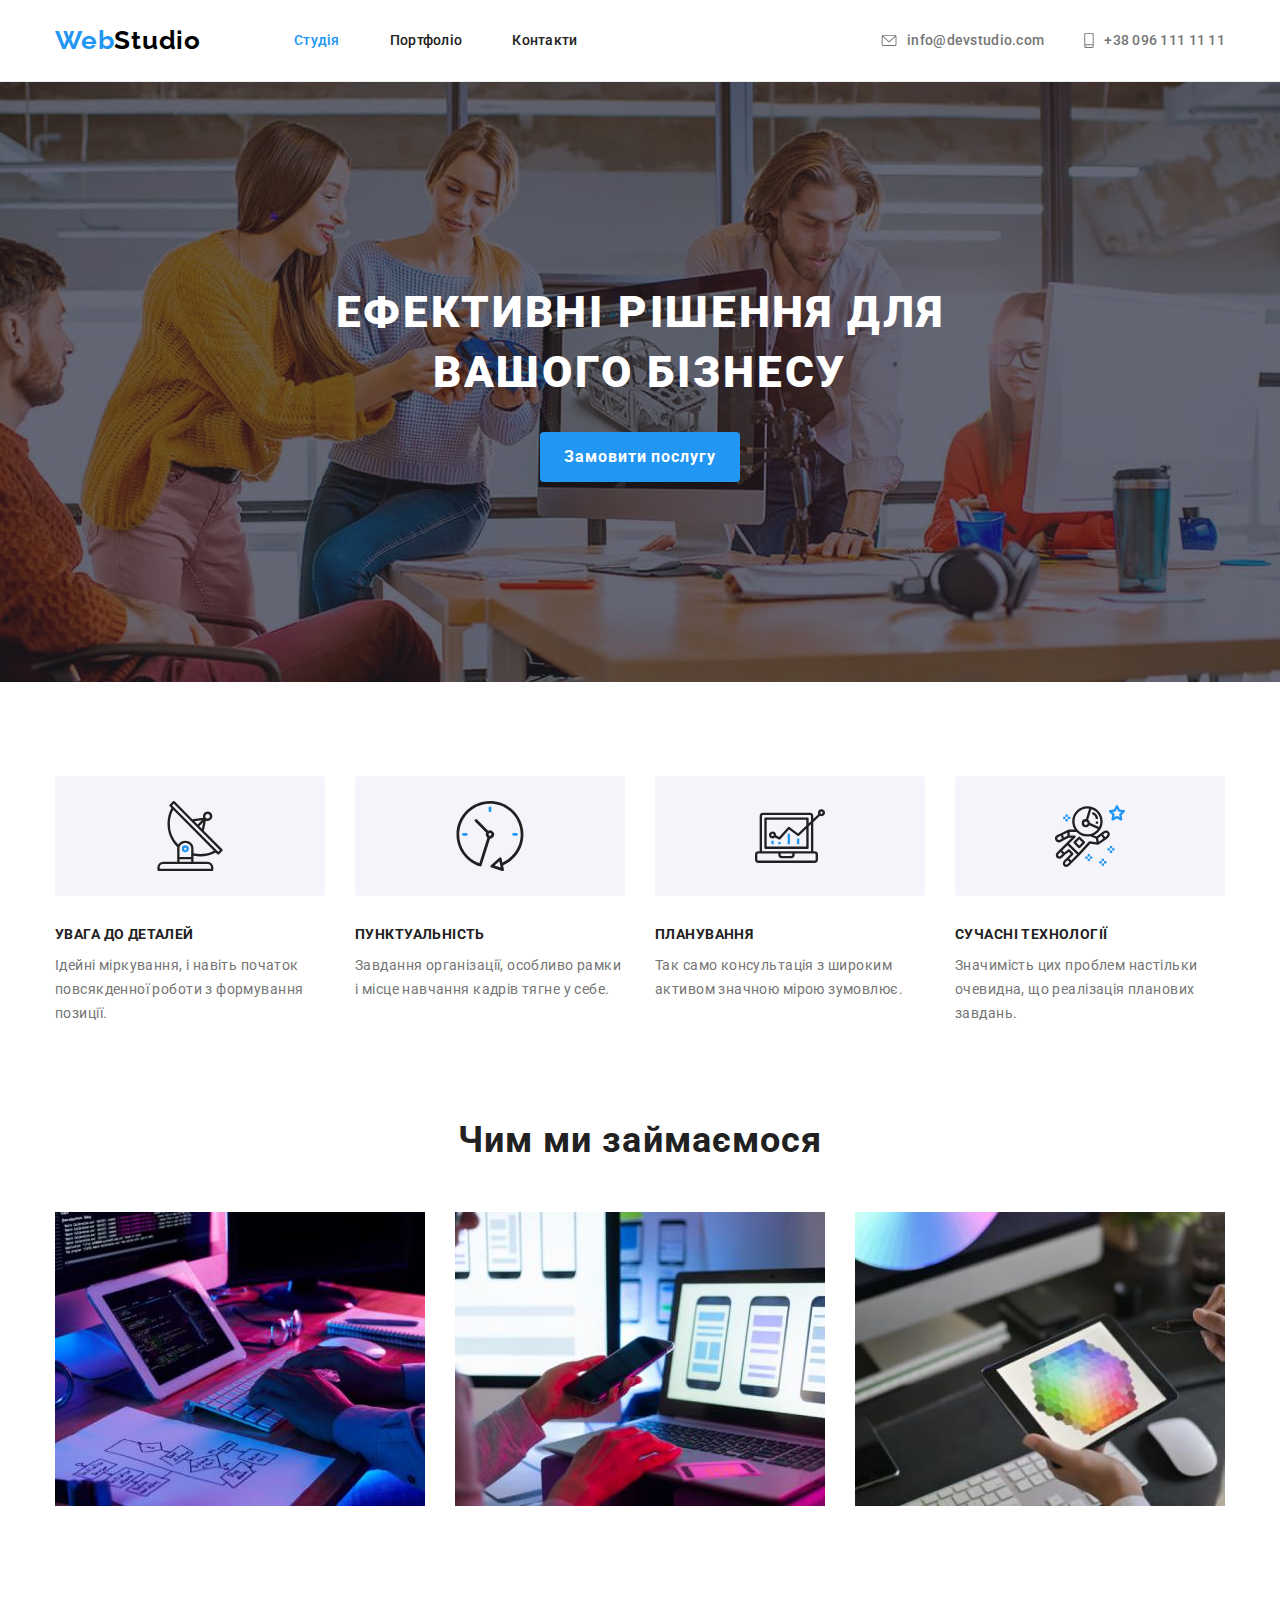
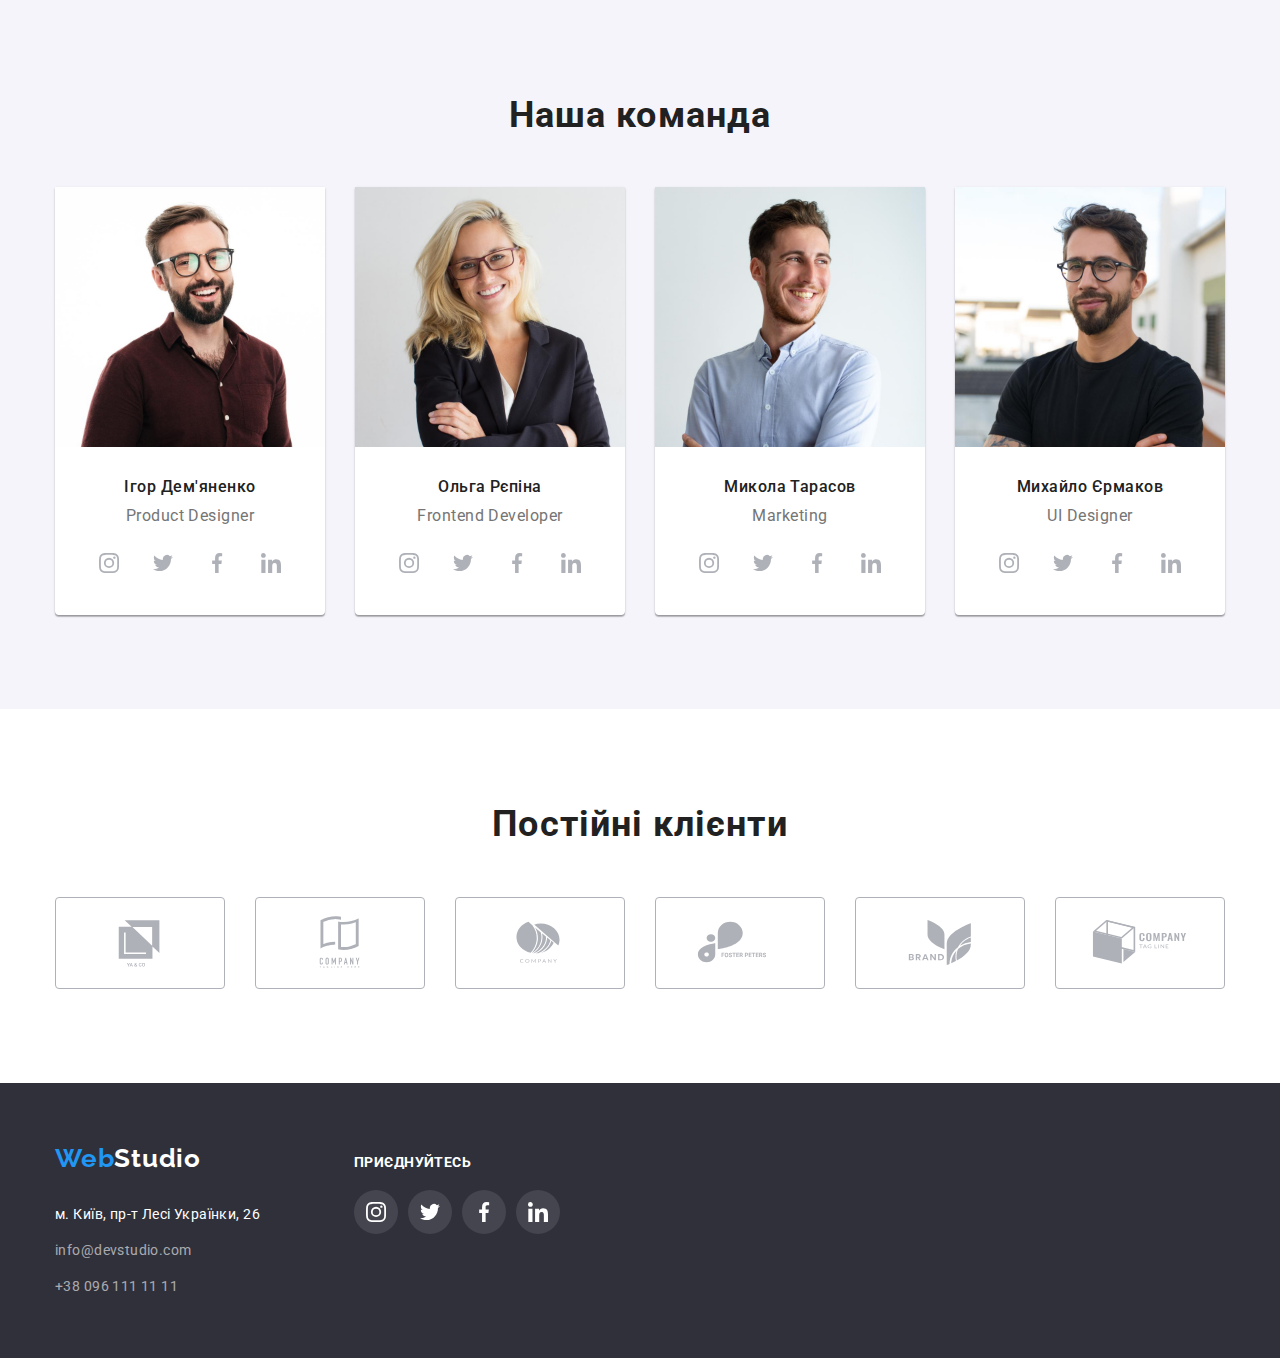
<file: index.html>
<!DOCTYPE html>
<html lang="uk">
  <head>
    <meta charset="UTF-8" />
    <meta http-equiv="X-UA-Compatible" content="IE=edge" />
    <meta name="viewport" content="width=device-width, initial-scale=1.0" />
    <title>Document</title>
    <link
      rel="stylesheet"
      href="https://cdnjs.cloudflare.com/ajax/libs/modern-normalize/2.0.0/modern-normalize.min.css"
    />
    <link rel="preconnect" href="https://fonts.googleapis.com" />
    <link rel="preconnect" href="https://fonts.gstatic.com" crossorigin />
    <link
      href="https://fonts.googleapis.com/css2?family=Raleway:wght@700&family=Roboto:wght@400;500;700;900&display=swap"
      rel="stylesheet"
    />
    <link rel="stylesheet" href="./css/styles.css" />
  </head>
  <body>
    <header>
      <div class="head-container container">
        <nav class="head-con">
          <a lang="en" href="#" class="header-logo"> <span>Web</span>Studio </a>
          <ul class="header-navigation">
            <li class="item">
              <a class="link current" href="./index.html"> Студія </a>
            </li>
            <li class="item">
              <a class="link" href="./portfolio.html"> Портфоліо </a>
            </li>
            <li class="item"><a class="link" href="#"> Контакти </a></li>
          </ul>
        </nav>
        <ul class="header-contacts">
          <li class="item">
            <a class="link" href="mailto:info@devstudio.com">
              <svg width="16" height="12" class="link-icon">
                <use href="./images/icons.svg#icon-envelope"></use>
              </svg>
              info@devstudio.com
            </a>
          </li>
          <li class="item">
            <a class="link" href="tel:380961111111">
              <svg width="10" height="16" class="link-icon">
                <use href="./images/icons.svg#icon-smartphone"></use>
              </svg>
              +38 096 111 11 11
            </a>
          </li>
        </ul>
      </div>
    </header>
    <main>
      <section class="hero">
        <div class="container">
          <h1>Ефективні рішення для вашого бізнесу</h1>
          <button type="button" class="hero-order">Замовити послугу</button>
        </div>
      </section>
      <section class="advantages section">
        <!--Елемент потрібний для створення h3-->
        <div class="container">
          <h2 class="visually-hidden">Dummy</h2>
          <ul class="advantages-items">
            <li class="item">
              <div class="icon-box">
                <svg width="70" height="70" class="item-icon">
                  <use href="./images/icons.svg#icon-antenna-1"></use>
                </svg>
              </div>
              <h3 class="advantages-head">УВАГА ДО ДЕТАЛЕЙ</h3>
              <p class="advantages-text">
                Ідейні міркування, і навіть початок повсякденної роботи з
                формування позиції.
              </p>
            </li>
            <li class="item">
              <div class="icon-box">
                <svg width="70" height="70" class="item-icon">
                  <use href="./images/icons.svg#icon-clock-1"></use>
                </svg>
              </div>
              <h3 class="advantages-head">ПУНКТУАЛЬНІСТЬ</h3>
              <p class="advantages-text">
                Завдання організації, особливо рамки і місце навчання кадрів
                тягне у себе.
              </p>
            </li>
            <li class="item">
              <div class="icon-box">
                <svg width="70" height="70" class="item-icon">
                  <use href="./images/icons.svg#icon-diagram-1"></use>
                </svg>
              </div>
              <h3 class="advantages-head">ПЛАНУВАННЯ</h3>
              <p class="advantages-text">
                Так само консультація з широким активом значною мірою зумовлює.
              </p>
            </li>
            <li class="item">
              <div class="icon-box">
                <svg width="70" height="70" class="item-icon">
                  <use href="./images/icons.svg#icon-astronaut-1"></use>
                </svg>
              </div>
              <h3 class="advantages-head">СУЧАСНІ ТЕХНОЛОГІЇ</h3>
              <p class="advantages-text">
                Значимість цих проблем настільки очевидна, що реалізація
                планових завдань.
              </p>
            </li>
          </ul>
        </div>
      </section>
      <section class="about section">
        <div class="container">
          <h2 class="about-head">Чим ми займаємося</h2>
          <ul class="about-items">
            <li class="item">
              <img
                src="./images/img11r.jpg"
                alt="Навчання логіці html"
                width="370"
                height="294"
                class="about-image"
              />
            </li>
            <li class="item">
              <img
                src="./images/img12r.jpg"
                alt="Серфінг по інтернету за допомогою телефону"
                width="370"
                height="294"
                class="about-image"
              />
            </li>
            <li class="item">
              <img
                src="./images/img13r.jpg"
                alt="Палітра на графічному планшеті"
                width="370"
                height="294"
                class="about-image"
              />
            </li>
          </ul>
        </div>
      </section>
      <section class="team section">
        <div class="container">
          <h2 class="team-head">Наша команда</h2>
          <ul class="team-items">
            <li class="item">
              <img
                src="./images/img2r.jpg"
                alt="Фото Ігора Дем`яненко"
                width="270"
                height="260"
                class="team-photo"
              />
              <div class="team-box">
                <h3 class="team-name">Ігор Дем'яненко</h3>
                <p lang="en" class="team-profession">Product Designer</p>
                <ul class="list-link-item">
                  <li class="link-items">
                    <a href="#">
                      <svg width="20" height="20">
                        <use href="./images/icons.svg#icon-instagram-2"></use>
                      </svg>
                    </a>
                  </li>
                  <li class="link-items">
                    <a href="#">
                      <svg width="20" height="20">
                        <use href="./images/icons.svg#icon-twitter-1"></use>
                      </svg>
                    </a>
                  </li>
                  <li class="link-items">
                    <a href="#">
                      <svg width="20" height="20">
                        <use href="./images/icons.svg#icon-facebook-1"></use>
                      </svg>
                    </a>
                  </li>
                  <li class="link-items">
                    <a href="#">
                      <svg width="20" height="20">
                        <use href="./images/icons.svg#icon-linkedin-1"></use>
                      </svg>
                    </a>
                  </li>
                </ul>
              </div>
            </li>
            <li class="item">
              <img
                src="./images/img3r.jpg"
                alt="Фото Ольги Рєпіної"
                width="270"
                height="260"
                class="team-photo"
              />
              <div class="team-box">
                <h3 class="team-name">Ольга Рєпіна</h3>
                <p lang="en" class="team-profession">Frontend Developer</p>
                <ul class="list-link-item">
                  <li class="link-items">
                    <a href="#">
                      <svg width="20" height="20">
                        <use href="./images/icons.svg#icon-instagram-2"></use>
                      </svg>
                    </a>
                  </li>
                  <li class="link-items">
                    <a href="#">
                      <svg width="20" height="20">
                        <use href="./images/icons.svg#icon-twitter-1"></use>
                      </svg>
                    </a>
                  </li>
                  <li class="link-items">
                    <a href="#">
                      <svg width="20" height="20">
                        <use href="./images/icons.svg#icon-facebook-1"></use>
                      </svg>
                    </a>
                  </li>
                  <li class="link-items">
                    <a href="#">
                      <svg width="20" height="20">
                        <use href="./images/icons.svg#icon-linkedin-1"></use>
                      </svg>
                    </a>
                  </li>
                </ul>
              </div>
            </li>
            <li class="item">
              <img
                src="./images/img4r.jpg"
                alt="Фото Миколи Тарасова"
                width="270"
                height="260"
                class="team-photo"
              />
              <div class="team-box">
                <h3 class="team-name">Микола Тарасов</h3>
                <p lang="en" class="team-profession">Marketing</p>
                <ul class="list-link-item">
                  <li class="link-items">
                    <a href="#">
                      <svg width="20" height="20">
                        <use href="./images/icons.svg#icon-instagram-2"></use>
                      </svg>
                    </a>
                  </li>
                  <li class="link-items">
                    <a href="#">
                      <svg width="20" height="20">
                        <use href="./images/icons.svg#icon-twitter-1"></use>
                      </svg>
                    </a>
                  </li>
                  <li class="link-items">
                    <a href="#">
                      <svg width="20" height="20">
                        <use href="./images/icons.svg#icon-facebook-1"></use>
                      </svg>
                    </a>
                  </li>
                  <li class="link-items">
                    <a href="#">
                      <svg width="20" height="20">
                        <use href="./images/icons.svg#icon-linkedin-1"></use>
                      </svg>
                    </a>
                  </li>
                </ul>
              </div>
            </li>
            <li class="item">
              <img
                src="./images/img5r.jpg"
                alt="Фото Михайла Єрмакова"
                width="270"
                height="260"
                class="team-photo"
              />
              <div class="team-box">
                <h3 class="team-name">Михайло Єрмаков</h3>
                <p lang="en" class="team-profession">UI Designer</p>
                <ul class="list-link-item">
                  <li class="link-items">
                    <a href="#">
                      <svg width="20" height="20">
                        <use href="./images/icons.svg#icon-instagram-2"></use>
                      </svg>
                    </a>
                  </li>
                  <li class="link-items">
                    <a href="#">
                      <svg width="20" height="20">
                        <use href="./images/icons.svg#icon-twitter-1"></use>
                      </svg>
                    </a>
                  </li>
                  <li class="link-items">
                    <a href="#">
                      <svg width="20" height="20">
                        <use href="./images/icons.svg#icon-facebook-1"></use>
                      </svg>
                    </a>
                  </li>
                  <li class="link-items">
                    <a href="#">
                      <svg width="20" height="20">
                        <use href="./images/icons.svg#icon-linkedin-1"></use>
                      </svg>
                    </a>
                  </li>
                </ul>
              </div>
            </li>
          </ul>
        </div>
      </section>
      <section class="clients section">
        <div class="container">
          <h2 class="clients-head">Постійні клієнти</h2>
          <ul class="cilents-item">
            <li class="item">
              <a href="#">
                <svg width="106" height="60">
                  <use href="./images/icons.svg#icon-yaco"></use>
                </svg>
              </a>
            </li>
            <li class="item">
              <a href="#">
                <svg width="106" height="60">
                  <use href="./images/icons.svg#icon-taglinehere"></use>
                </svg>
              </a>
            </li>
            <li class="item">
              <a href="#">
                <svg width="106" height="60">
                  <use href="./images/icons.svg#icon-company"></use>
                </svg>
              </a>
            </li>
            <li class="item">
              <a href="#">
                <svg width="106" height="60">
                  <use href="./images/icons.svg#icon-foster"></use>
                </svg>
              </a>
            </li>
            <li class="item">
              <a href="#">
                <svg width="106" height="60">
                  <use href="./images/icons.svg#icon-brand"></use>
                </svg>
              </a>
            </li>
            <li class="item">
              <a href="#">
                <svg width="106" height="60">
                  <use href="./images/icons.svg#icon-tagline"></use>
                </svg>
              </a>
            </li>
          </ul>
        </div>
      </section>
    </main>
    <footer>
      <div class="foot container"> 
        <div class="f-con">
          <a lang="en" href="#" class="footer-logo"> <span>Web</span>Studio </a>
          <address class="footer-address">
            <ul class="footer-items">
              <li class="item">
                <a
                  href="https://goo.gl/maps/CPtrU1FHBa2aNyZL9"
                  target="_blank"
                  rel="noopener noreferrer"
                  class="footer-location"
                  >м. Київ, пр-т Лесі Українки, 26</a
                >
              </li>
              <li class="item">
                <a class="footer-contacts" href="mailto:info@devstudio.com">
                  info@devstudio.com
                </a>
              </li>
              <li class="item">
                <a class="footer-contacts" href="tel:+380961111111">
                  +38 096 111 11 11
                </a>
              </li>
            </ul>
          </address>
        </div>
        <div class="f-add">
          <p class="f-add-h">приєднуйтесь</p>
          <ul class="footer-add-item">
            <li class="add-item">
              <a href="#">
                <svg width="20" height="20">
                  <use href="./images/icons.svg#icon-instagram-2"></use>
                </svg>
              </a>
            </li>
            <li class="add-item">
              <a href="#">
                <svg width="20" height="20">
                  <use href="./images/icons.svg#icon-twitter-1"></use>
                </svg>
              </a>
            </li>
            <li class="add-item">
              <a href="#">
                <svg width="20" height="20">
                  <use href="./images/icons.svg#icon-facebook-1"></use>
                </svg>
              </a>
            </li>
            <li class="add-item">
              <a href="#">
                <svg width="20" height="20">
                  <use href="./images/icons.svg#icon-linkedin-1"></use>
                </svg>
              </a>
            </li>
          </ul>
        </div>
      </div>
    </footer>
  </body>
</html>
</file>
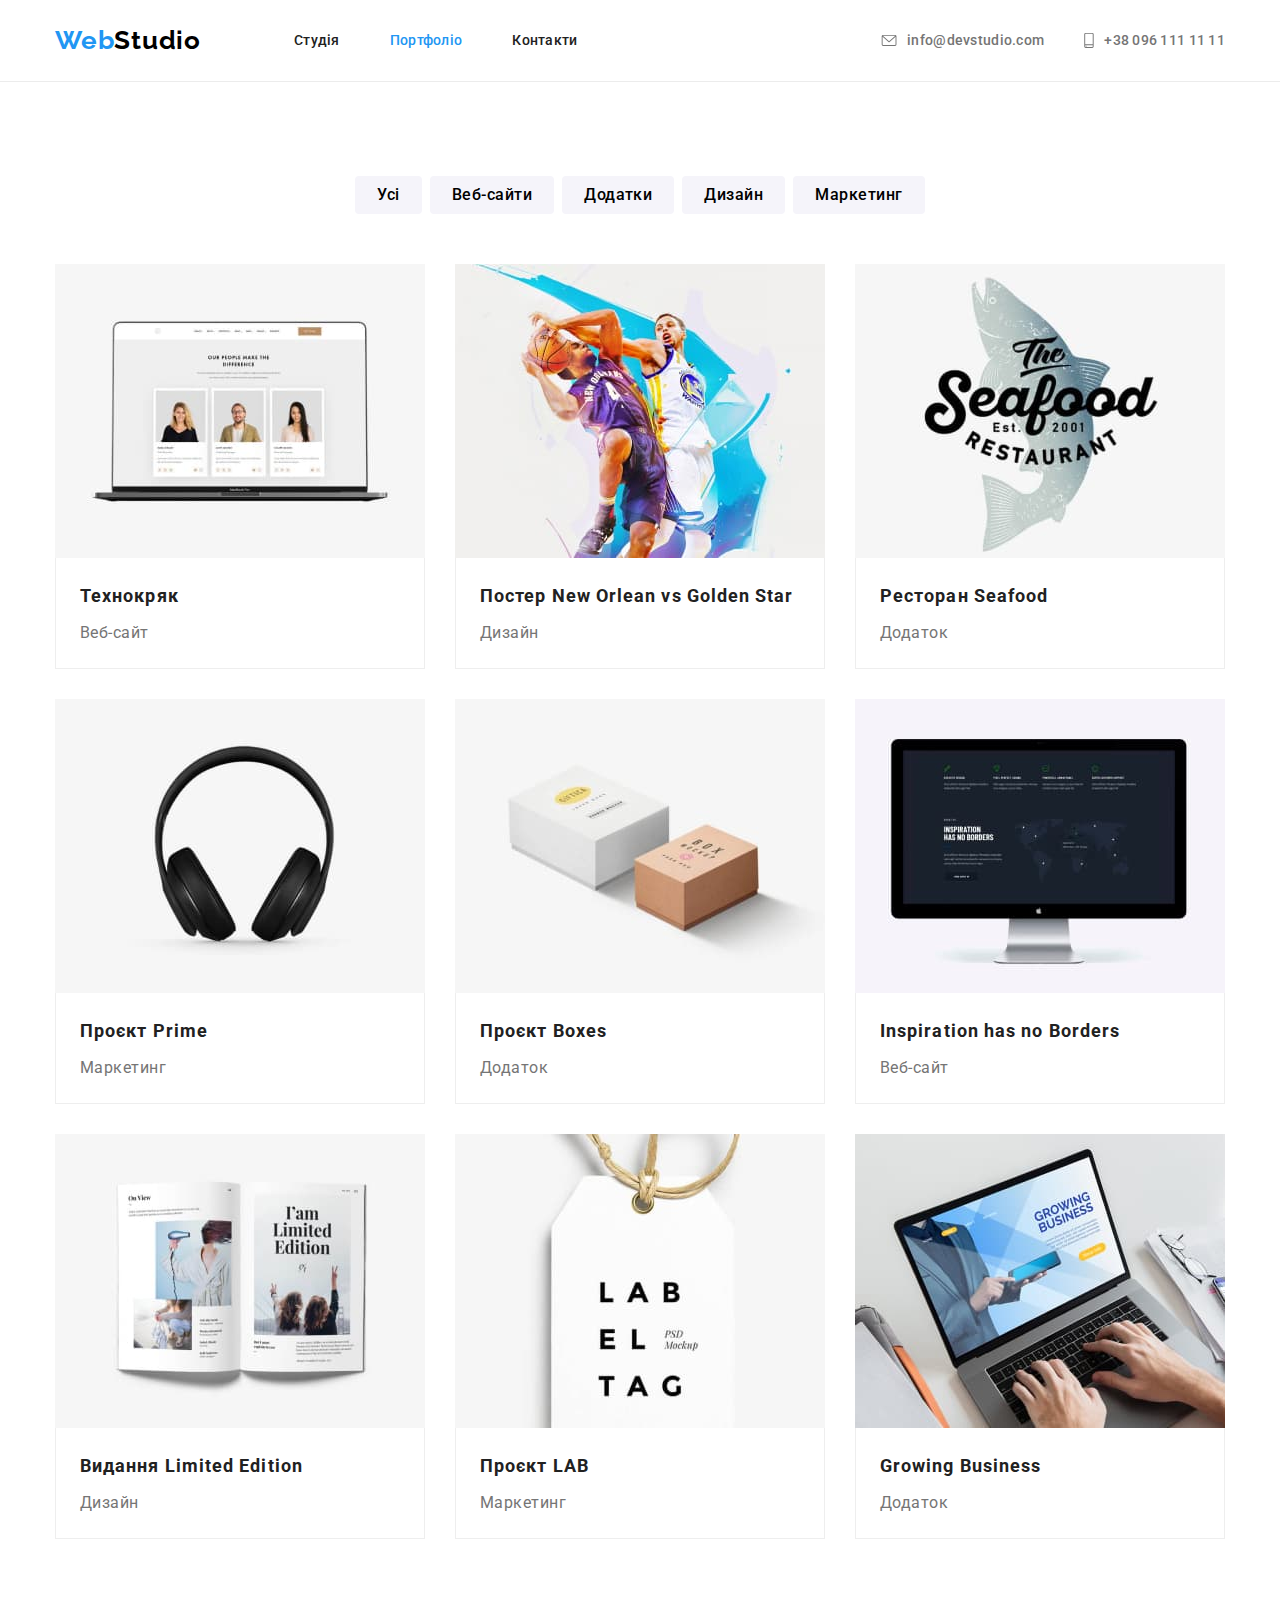
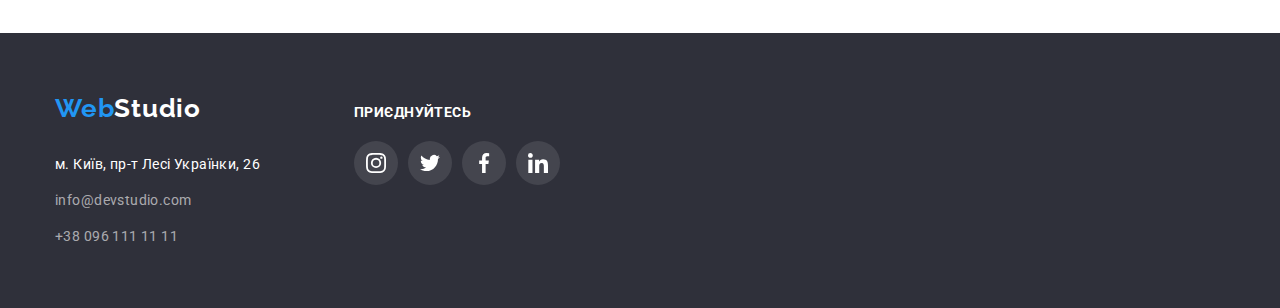
<file: portfolio.html>
<!DOCTYPE html>
<html lang="uk">
  <head>
    <meta charset="UTF-8" />
    <meta http-equiv="X-UA-Compatible" content="IE=edge" />
    <meta name="viewport" content="width=device-width, initial-scale=1.0" />
    <title>Document</title>
    <link
      rel="stylesheet"
      href="https://cdnjs.cloudflare.com/ajax/libs/modern-normalize/2.0.0/modern-normalize.min.css"
    />
    <link rel="preconnect" href="https://fonts.googleapis.com" />
    <link rel="preconnect" href="https://fonts.gstatic.com" crossorigin />
    <link
      href="https://fonts.googleapis.com/css2?family=Raleway:wght@700&family=Roboto:wght@400;500;700;900&display=swap"
      rel="stylesheet"
    />
    <link rel="stylesheet" href="./css/styles.css" />
  </head>
  <body>
    <header>
      <div class="head-container container">
        <nav class="head-con">
          <a lang="en" href="#" class="header-logo"> <span>Web</span>Studio </a>
          <ul class="header-navigation">
            <li class="item">
              <a class="link" href="./index.html"> Студія </a>
            </li>
            <li class="item">
              <a class="link current" href="./portfolio.html"> Портфоліо </a>
            </li>
            <li class="item"><a class="link" href="#"> Контакти </a></li>
          </ul>
        </nav>
        <ul class="header-contacts">
          <li class="item">
            <a class="link" href="mailto:info@devstudio.com">
              <svg width="16" height="12" class="link-icon">
                <use href="./images/icons.svg#icon-envelope"></use>
              </svg>
              info@devstudio.com
            </a>
          </li>
          <li class="item">
            <a class="link" href="tel:380961111111">
              <svg width="10" height="16" class="link-icon">
                <use href="./images/icons.svg#icon-smartphone"></use>
              </svg>
              +38 096 111 11 11
            </a>
          </li>
        </ul>
      </div>
    </header>
    <main>
      <section class="portfolio section">
        <div class="container">
          <h1 class="visually-hidden">portfolio</h1>
          <ul class="portfolio-navigation">
            <li class="item">
              <button type="button" class="portfolio-button">Усі</button>
            </li>
            <li class="item">
              <button type="button" class="portfolio-button">Веб-сайти</button>
            </li>
            <li class="item">
              <button type="button" class="portfolio-button">Додатки</button>
            </li>
            <li class="item">
              <button type="button" class="portfolio-button">Дизайн</button>
            </li>
            <li class="item">
              <button type="button" class="portfolio-button">Маркетинг</button>
            </li>
          </ul>

          <ul class="portfolio-posters">
            <li class="item">
              <a href="#">
                <img
                  class="portfolio-images"
                  src="./images/p1r.jpg"
                  alt="Демонстрація веб-сайту"
                  width="370"
                  height="294"
                />
                <div class="port-border">
                  <h2 class="portfolio-head">Технокряк</h2>
                  <p class="portfolio-text">Веб-сайт</p>
                </div>
              </a>
            </li>
            <li class="item">
              <a href="#">
                <img
                  class="portfolio-images"
                  src="./images/p2r.jpg"
                  alt="Постер з двума баскетболістами"
                  width="370"
                  height="294"
                />
                <div class="port-border">
                  <h2 class="portfolio-head">
                    Постер New Orlean vs Golden Star
                  </h2>
                  <p class="portfolio-text">Дизайн</p>
                </div>
              </a>
            </li>
            <li class="item">
              <a href="#">
                <img
                  class="portfolio-images"
                  src="./images/p3r.jpg"
                  alt="Назва ресторану на фоні напівпрозорої риби"
                  width="370"
                  height="294"
                />
                <div class="port-border">
                  <h2 class="portfolio-head">Ресторан Seafood</h2>
                  <p class="portfolio-text">Додаток</p>
                </div>
              </a>
            </li>
            <li class="item">
              <a href="#">
                <img
                  class="portfolio-images"
                  src="./images/p4r.jpg"
                  alt="Навушники на білому фоні"
                  width="370"
                  height="294"
                />
                <div class="port-border">
                  <h2 class="portfolio-head">Проєкт Prime</h2>
                  <p class="portfolio-text">Маркетинг</p>
                </div>
              </a>
            </li>
            <li class="item">
              <a href="#">
                <img
                  class="portfolio-images"
                  src="./images/p5r.jpg"
                  alt="Дві, гарно оформленні, коробочки"
                  width="370"
                  height="294"
                />
                <div class="port-border">
                  <h2 class="portfolio-head">Проєкт Boxes</h2>
                  <p class="portfolio-text">Додаток</p>
                </div>
              </a>
            </li>
            <li class="item">
              <a href="#">
                <img
                  class="portfolio-images"
                  src="./images/p6r.jpg"
                  alt="Екран із зображенням веб-сайту"
                  width="370"
                  height="294"
                />
                <div class="port-border">
                  <h2 class="portfolio-head" lang="en">
                    Inspiration has no Borders
                  </h2>
                  <p class="portfolio-text">Веб-сайт</p>
                </div>
              </a>
            </li>
            <li class="item">
              <a href="#">
                <img
                  class="portfolio-images"
                  src="./images/p7r.jpg"
                  alt="Журнал у гарному дизайні"
                  width="370"
                  height="294"
                />
                <div class="port-border">
                  <h2 class="portfolio-head">Видання Limited Edition</h2>
                  <p class="portfolio-text">Дизайн</p>
                </div>
              </a>
            </li>
            <li class="item">
              <a href="#">
                <img
                  class="portfolio-images"
                  src="./images/p8r.jpg"
                  alt="бірка"
                  width="370"
                  height="294"
                />
                <div class="port-border">
                  <h2 class="portfolio-head">Проєкт LAB</h2>
                  <p class="portfolio-text">Маркетинг</p>
                </div>
              </a>
            </li>
            <li class="item">
              <a href="#">
                <img
                  class="portfolio-images"
                  src="./images/p9r.jpg"
                  alt="Ноутбук із зображенням застосунку чи сайту"
                  width="370"
                  height="294"
                />
                <div class="port-border">
                  <h2 class="portfolio-head" lang="en">Growing Business</h2>
                  <p class="portfolio-text">Додаток</p>
                </div>
              </a>
            </li>
          </ul>
        </div>
      </section>
    </main>
    <footer>
      <div class="foot container">
        <h2 class="visually-hidden">Dummy</h2>
        <div class="f-con">
          <a lang="en" href="#" class="footer-logo"> <span>Web</span>Studio </a>
          <address class="footer-address">
            <ul class="footer-items">
              <li class="item">
                <a
                  href="https://goo.gl/maps/CPtrU1FHBa2aNyZL9"
                  target="_blank"
                  rel="noopener noreferrer"
                  class="footer-location"
                  >м. Київ, пр-т Лесі Українки, 26</a
                >
              </li>
              <li class="item">
                <a class="footer-contacts" href="mailto:info@devstudio.com">
                  info@devstudio.com
                </a>
              </li>
              <li class="item">
                <a class="footer-contacts" href="tel:+380961111111">
                  +38 096 111 11 11
                </a>
              </li>
            </ul>
          </address>
        </div>
        <div class="f-add">
          <h3 class="f-add-h">приєднуйтесь</h3>
          <ul class="footer-add-item">
            <li class="add-item">
              <a href="#">
                <svg width="20" height="20">
                  <use href="./images/icons.svg#icon-instagram-2"></use>
                </svg>
              </a>
            </li>
            <li class="add-item">
              <a href="#">
                <svg width="20" height="20">
                  <use href="./images/icons.svg#icon-twitter-1"></use>
                </svg>
              </a>
            </li>
            <li class="add-item">
              <a href="#">
                <svg width="20" height="20">
                  <use href="./images/icons.svg#icon-facebook-1"></use>
                </svg>
              </a>
            </li>
            <li class="add-item">
              <a href="#">
                <svg width="20" height="20">
                  <use href="./images/icons.svg#icon-linkedin-1"></use>
                </svg>
              </a>
            </li>
          </ul>
        </div>
      </div>
    </footer>
  </body>
</html>
</file>
<file: css/styles.css>
/*загальні зміни*/
a {
  text-decoration: none;
}
li {
  list-style-type: none;
}
:root {
  --selection-color: #2196f3;
  --head-color: #212121;
  --text-color: #757575;
  --svg-color: #afb1b8;
  --bc: #f5f4fa;
}
body {
  font-family: Roboto, sans-serif;
  color: var(--head-color);
  margin: 0;
}
h1,
h2,
h3,
h4,
p,
ul {
  margin: 0;
  padding: 0;
}
img {
  display: block;
}
.container {
  width: 1200px;
  padding: 0 15px;
  margin-left: auto;
  margin-right: auto;
}
.section {
  padding-bottom: 94px;
}
.visually-hidden {
  position: absolute;
  width: 1px;
  height: 1px;
  margin: -1px;
  border: 0;
  padding: 0;

  white-space: nowrap;
  clip-path: inset(100%);
  clip: rect(0 0 0 0);
  overflow: hidden;
}
/*header*/
header {
  border-bottom: 1px solid #ececec;
}
.head-container {
  display: flex;
  align-items: center;
}
.head-con {
  display: flex;
  align-items: center;
}
.header-logo {
  color: #000;
  font-family: Raleway;
  font-size: 26px;
  font-style: normal;
  font-weight: 700;
  line-height: 1.2;
  letter-spacing: 0.78px;
}
.header-logo span {
  color: var(--selection-color);
}

/*header-navigation*/

.header-navigation {
  display: flex;
  margin-left: 93px;
}
.header-navigation .item:not(:last-child) {
  margin-right: 50px;
}
.header-navigation a {
  display: block;
  padding: 32px 0;

  color: var(--head-color);
  font-family: Roboto;
  font-size: 14px;
  font-style: normal;
  font-weight: 500;
  line-height: 1.2;
  letter-spacing: 0.28px;
}
.header-navigation .link:focus,
.header-navigation .link:hover {
  color: var(--selection-color);
}
.header-navigation .link.current {
  color: var(--selection-color);
}

/*header-contacts*/

.header-contacts {
  display: flex;
  margin-left: auto;
}
.header-contacts .link {
  display: flex;
  align-items: center;
}
.header-contacts .link-icon {
  margin-right: 10px;
  fill: var(--text-color);
}
.header-contacts .item:not(:last-child) {
  margin-right: 40px;
}
.header-contacts a {
  color: var(--text-color);
  font-family: Roboto;
  font-size: 14px;
  font-style: normal;
  font-weight: 500;
  line-height: 1.2;
  letter-spacing: 0.28px;
}
.header-contacts .link:focus,
.header-contacts .link:hover {
  color: var(--selection-color);
}
.header-contacts .link:focus svg,
.header-contacts .link:hover svg {
  fill: var(--selection-color);
}

/*index.html*/
/*hero*/

.hero {
  margin-right: auto;
  margin-left: auto;
  text-align: center;
  background-color: #c4c4c4;
  padding: 200px 0;
  max-width: 1600px;
  
  background-image: linear-gradient(
      rgba(47, 48, 58, 0.4),
      rgba(47, 48, 58, 0.4)
    ),
    url(../images/Img.jpg);
  background-repeat: no-repeat;
  background-position: center;
  background-size: cover;
}
.hero h1 {
  width: 696px;

  margin-bottom: 30px;
  margin-left: auto;
  margin-right: auto;

  color: #fff;
  text-align: center;
  font-size: 44px;
  font-style: normal;
  font-weight: 900;
  line-height: 1.36364;
  letter-spacing: 2.64px;
  text-transform: uppercase;
}
.hero-order {
  padding: 0;
  width: 200px;
  height: 50px;
  border-radius: 4px;
  border: var(--selection-color);

  color: #fff;
  background-color: var(--selection-color);
  text-align: center;
  font-family: Roboto;
  font-size: 16px;
  font-style: normal;
  font-weight: 700;
  line-height: 1.875;
  letter-spacing: 0.96px;
  cursor: pointer;
}

/*advantages*/

.advantages {
  padding-top: 94px;
}

.advantages-items {
  display: flex;
}
.advantages-items .item {
  width: 270px;
}
.advantages-items .icon-box {
  border-radius: 4px;
  width: 270px;
  height: 120px;
  display: flex;
  justify-content: center;
  align-items: center;
  background-color: var(--bc);
  margin-bottom: 30px;
}
.advantages-items .item-icon {
}
.advantages-items .item:not(:last-child) {
  margin-right: 30px;
}

.advantages-head {
  margin-bottom: 10px;

  font-size: 14px;
  font-style: normal;
  font-weight: 700;
  line-height: 1.2;
  letter-spacing: 0.42px;
  text-transform: uppercase;
}
.advantages-text {
  color: var(--text-color);

  font-size: 14px;
  font-style: normal;
  font-weight: 400;
  line-height: 1.71429;
  letter-spacing: 0.42px;
}

/*about*/
.about-items {
  display: flex;
}
.about-items .item:not(:last-child) {
  margin-right: 30px;
}
.about-head {
  margin-bottom: 50px;
  text-align: center;

  font-size: 36px;
  font-style: normal;
  font-weight: 700;
  line-height: 1.2;
  letter-spacing: 1.08px;
}

/*team*/

.team {
  background: var(--bc);
  padding-top: 94px;
}
.team li {
  background-color: #fff;
}
.team-head {
  margin-bottom: 50px;
  text-align: center;

  font-size: 36px;
  font-style: normal;
  font-weight: 700;
  line-height: 1.2;
  letter-spacing: 1.08px;
}
.team-items {
  display: flex;
}
.team-items .item:not(:last-child) {
  margin-right: 30px;
}
.team-items .item {
  border-radius: 0px 0px 4px 4px;
  box-shadow: 0px 2px 1px 0px rgba(0, 0, 0, 0.2),
    0px 1px 1px 0px rgba(0, 0, 0, 0.14), 0px 1px 3px 0px rgba(0, 0, 0, 0.12);
}
.team-box {
  padding: 30px 0;
}
.team-name {
  text-align: center;

  font-size: 16px;
  font-style: normal;
  font-weight: 500;
  line-height: 1.2;
  letter-spacing: 0.48px;
}
.team-profession {
  margin-top: 10px;
  text-align: center;

  color: var(--text-color);
  font-size: 16px;
  font-style: normal;
  font-weight: 400;
  line-height: 1.2;
  letter-spacing: 0.48px;
}
.list-link-item {
  display: flex;
  justify-content: center;
  margin-top: 16px;
}
.list-link-item .link-items {
  display: flex;
  align-content: center;
  width: 44px;
  height: 44px;
}
.list-link-item a {
  display: flex;
  justify-content: center;
  align-items: center;
  border-radius: 50%;
  width: 100%;
  height: 100%;
}
.list-link-item a:focus,
.list-link-item a:hover {
  background-color: var(--selection-color);
}
.list-link-item a:focus svg,
.list-link-item a:hover svg {
  fill: #fff;
}

.list-link-item .link-items:not(:last-child) {
  margin-right: 10px;
}
.list-link-item svg {
  fill: var(--svg-color);
}
/*clients*/
.clients {
  padding-top: 94px;
}
.clients-head {
  color: #212121;
  text-align: center;
  font-size: 36px;
  font-style: normal;
  font-weight: 700;
  line-height: 1.2;
  letter-spacing: 1.08px;
}
.cilents-item {
  display: flex;
  justify-content: center;
  margin-top: 50px;
}
.cilents-item .item {
  width: 170px;
  height: 92px;
}

.cilents-item .item:not(:last-child) {
  margin-right: 30px;
}
.cilents-item a {
  width: 100%;
  height: 100%;
  display: flex;
  align-items: center;
  justify-content: center;
  border-radius: 4px;
  border: 1px solid var(--svg-color);
}
.cilents-item svg {
  fill: var(--svg-color);
}
.cilents-item a:focus,
.cilents-item a:hover {
  border-color: var(--selection-color);
}
.cilents-item a:focus svg,
.cilents-item a:hover svg {
  fill: var(--selection-color);
}

/*portfolio.html*/
.portfolio {
  padding-top: 94px;
}
.portfolio-navigation {
  display: flex;
  justify-content: center;
  margin-bottom: 50px;
}
.portfolio-navigation .item:not(:last-child) {
  margin-right: 8px;
}
.portfolio-button {
  padding: 6px 22px;
  border-radius: 4px;
  border: var(--bc);

  background-color: var(--bc);
  text-align: center;
  cursor: pointer;
  font-size: 16px;
  font-style: normal;
  font-weight: 500;
  line-height: 1.625;
  letter-spacing: 0.48px;
}
.portfolio-button:focus,
.portfolio-button:hover {
  color: #fff;
  background-color: var(--selection-color);
  box-shadow: 0px 2px 2px 0px rgba(0, 0, 0, 0.12), 0px 1px 2px 0px rgba(0, 0, 0, 0.08), 0px 3px 1px 0px rgba(0, 0, 0, 0.10);
}
.portfolio-posters {
  display: flex;
  flex-wrap: wrap;
}
.portfolio-posters .port-border {
  border-bottom: 1px solid #eee;
  border-right: 1px solid #eee;
  border-left: 1px solid #eee;
  padding: 20px 24px;
}
.portfolio-posters a{
  display: block;

}
.portfolio-posters a:hover,
.portfolio-posters a:focus {
  box-shadow: 1px 4px 6px 0px rgba(0, 0, 0, 0.16),
    0px 4px 4px 0px rgba(0, 0, 0, 0.06), 0px 1px 1px 0px rgba(0, 0, 0, 0.12);
}
.portfolio-posters .item:not(:nth-child(3n)) {
  margin-right: 30px;
}
.portfolio-posters .item:not(:nth-last-child(-n + 3)) {
  margin-bottom: 30px;
}

.portfolio-head {
  margin-bottom: 4px;

  color: var(--head-color);
  font-size: 18px;
  font-style: normal;
  font-weight: 700;
  line-height: 2;
  letter-spacing: 1.08px;
}
.portfolio-text {
  color: var(--text-color);
  font-size: 16px;
  font-style: normal;
  font-weight: 400;
  line-height: 1.875;
  letter-spacing: 0.48px;
}

/*footer*/

footer {
  background: #2f303a;
  padding: 60px 0;
}
.foot{
  display: flex;
  align-items: baseline;
}
.f-con{
margin-right: 94px;
}
.footer-logo {
  display: inline-block;

  color: #fff;
  font-family: Raleway;
  font-size: 26px;
  font-style: normal;
  font-weight: 700;
  line-height: 1.2;
  letter-spacing: 0.78px;
}
.footer-logo span {
  color: var(--selection-color);
}

.footer-address {
  margin-top: 28px;
}
.footer-items .item:not(:last-child) {
  margin-bottom: 12px;
}
.footer-location {
  color: #fff;

  font-family: Roboto;
  font-size: 14px;
  font-style: normal;
  font-weight: 400;
  line-height: 1.71429;
  letter-spacing: 0.42px;
}
.footer-contacts {
  color: rgba(255, 255, 255, 0.6);

  font-family: Roboto;
  font-size: 14px;
  font-style: normal;
  font-weight: 400;
  line-height: 1.71429;
  letter-spacing: 0.42px;
}

.f-add-h {
  color: #fff;
  font-size: 14px;
  font-style: normal;
  font-weight: 700;
  line-height: 1.2;
  letter-spacing: 0.42px;
  text-transform: uppercase;
}
.footer-add-item {
  display: flex;
  margin-top: 20px;
}
.footer-add-item .add-item {
  display: flex;
  align-content: center;
  width: 44px;
  height: 44px;
}
.footer-add-item svg {
  fill: #fff;
}

.footer-add-item a {
  background-color: rgba(255, 255, 255, 0.1);
    display: flex;
  justify-content: center;
  align-items: center;
  border-radius: 50%;
  width: 100%;
  height: 100%;
}
.footer-add-item a:focus,
.footer-add-item a:hover {
  background-color: var(--selection-color);
}
.footer-add-item .add-item:not(:last-child) {
  margin-right: 10px;
}
</file>
